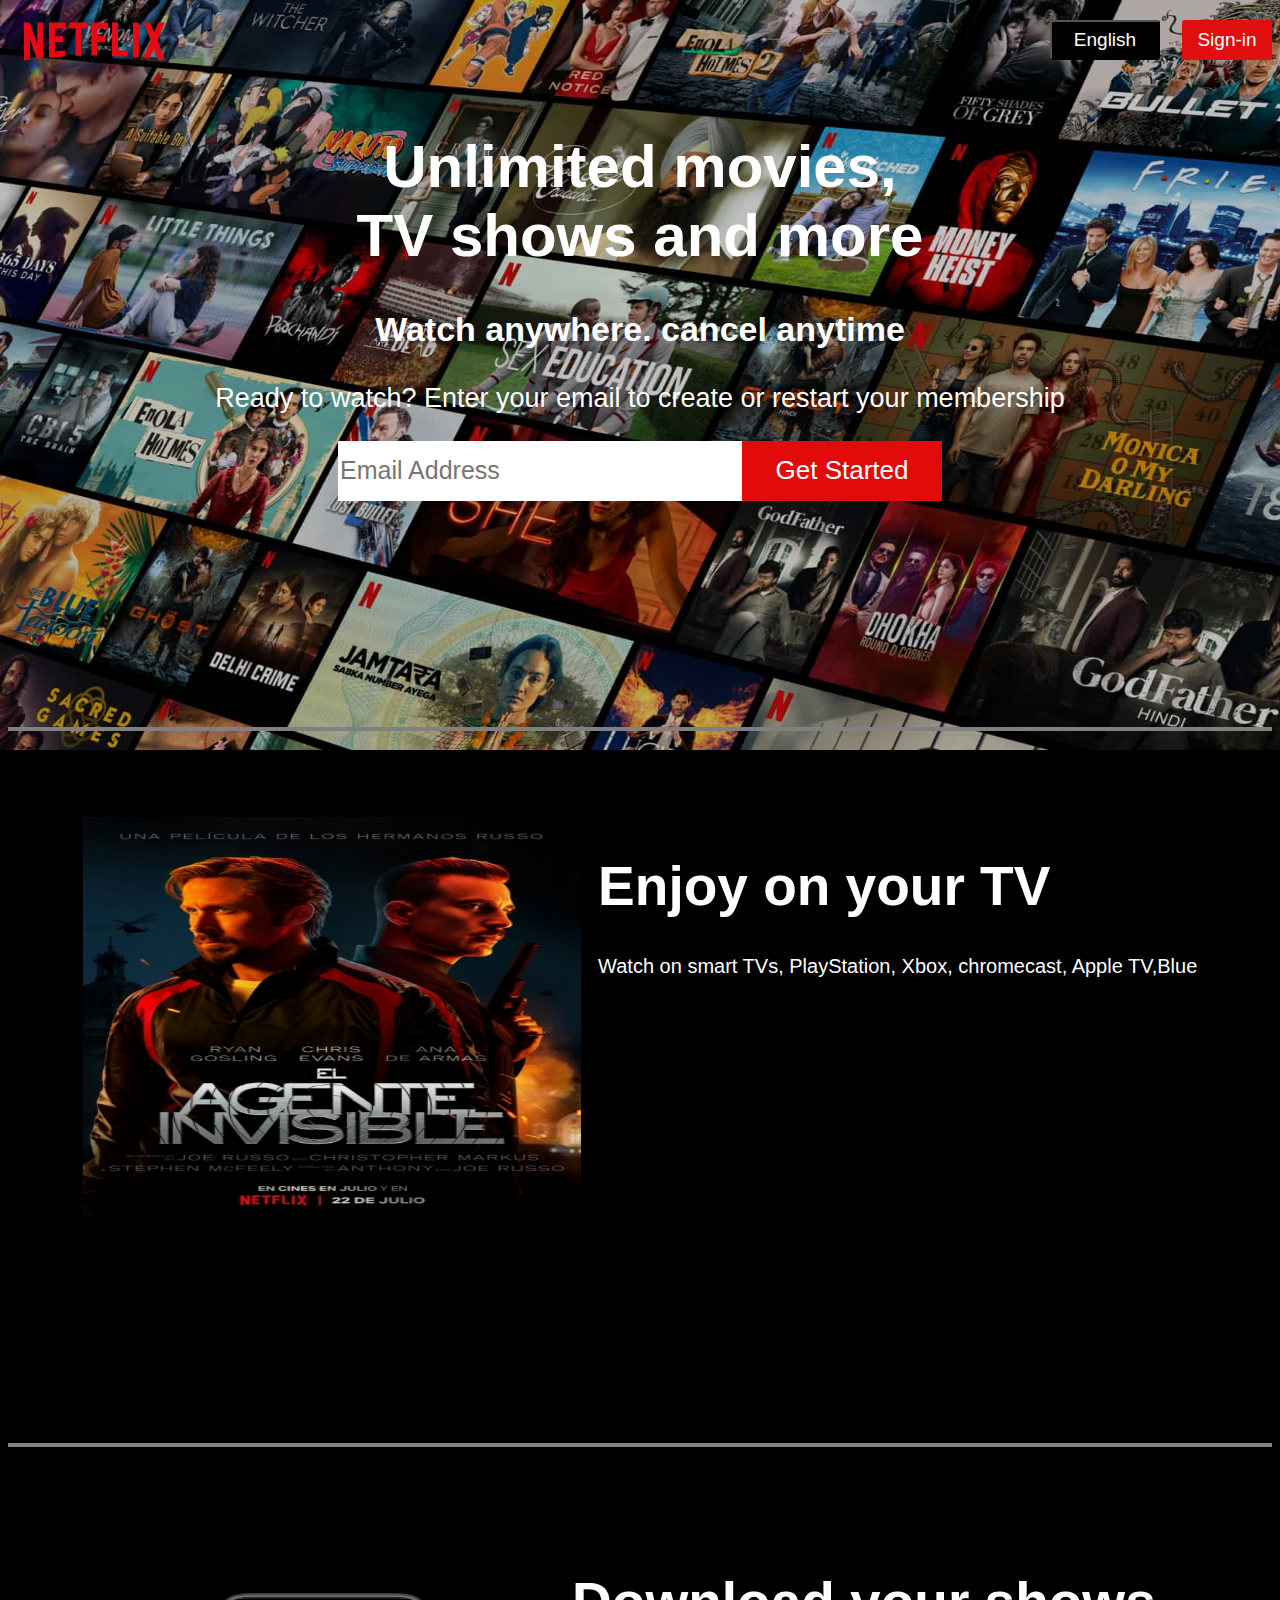
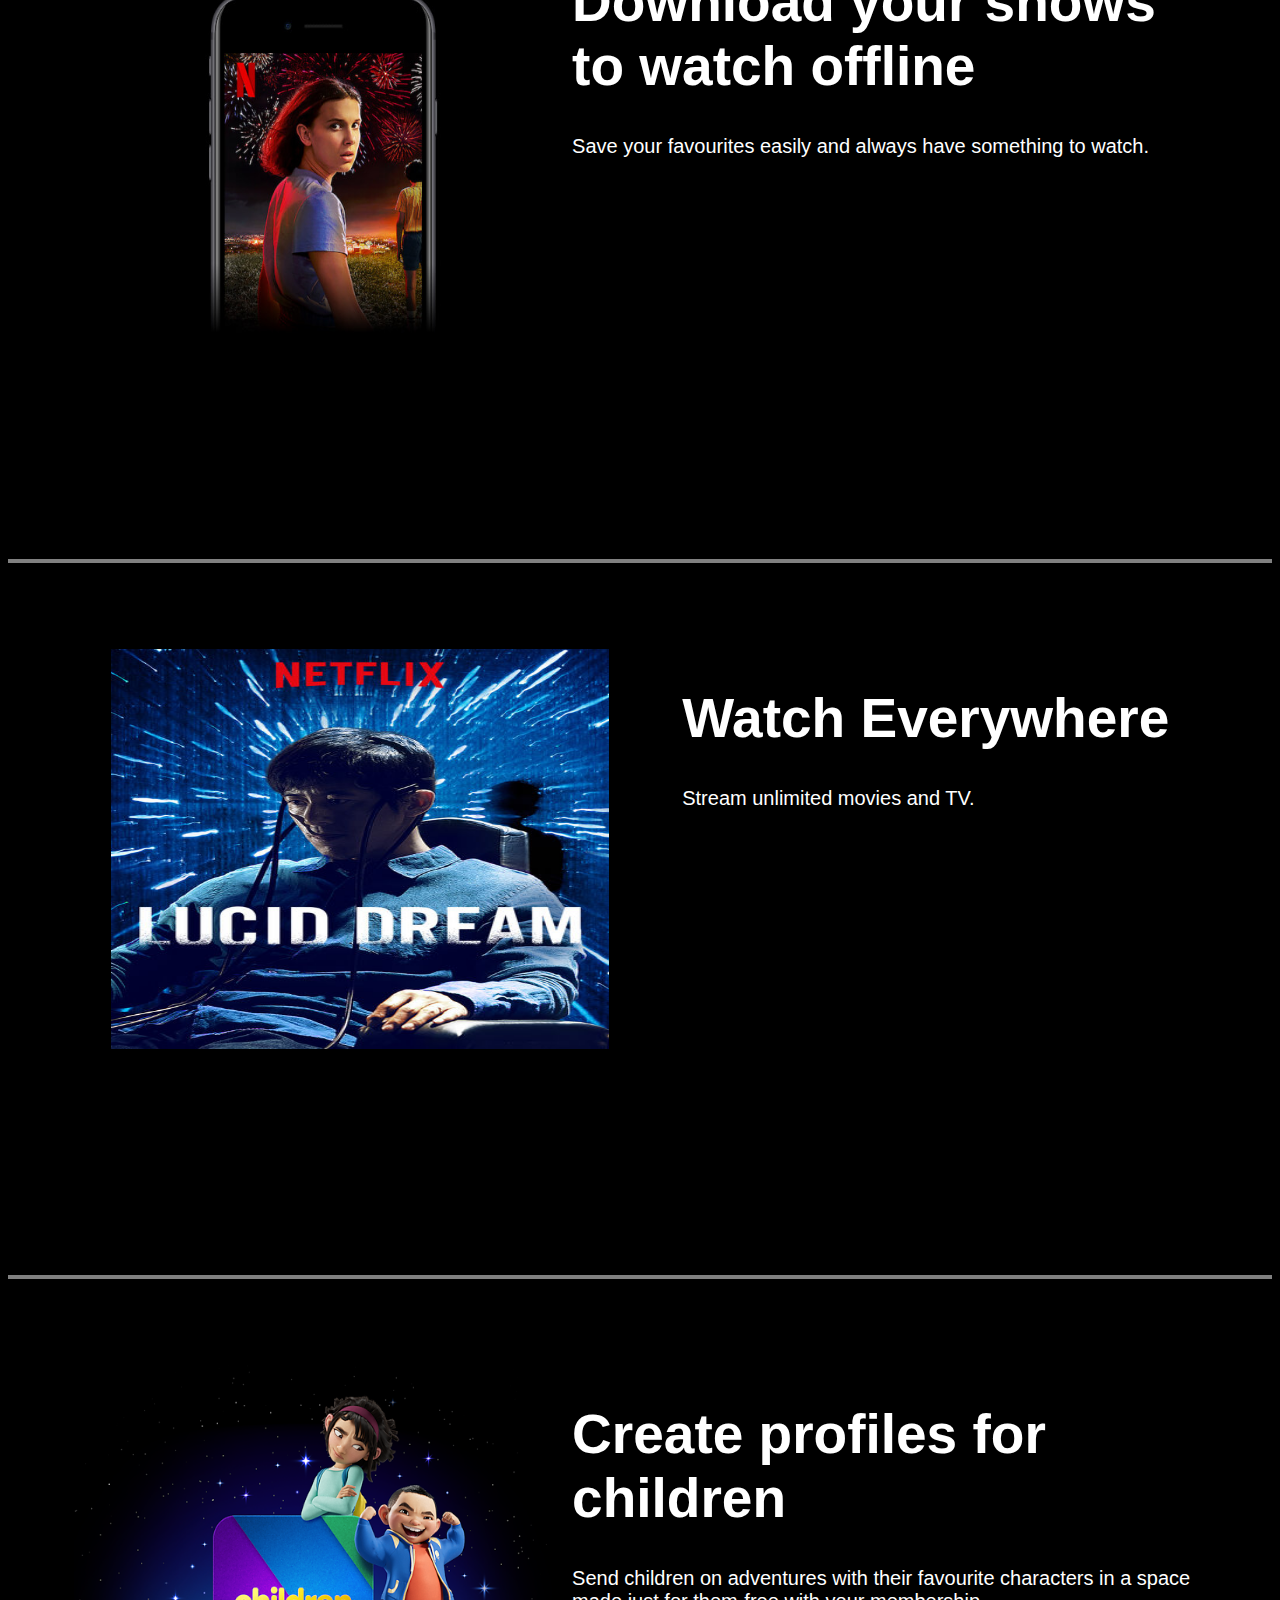
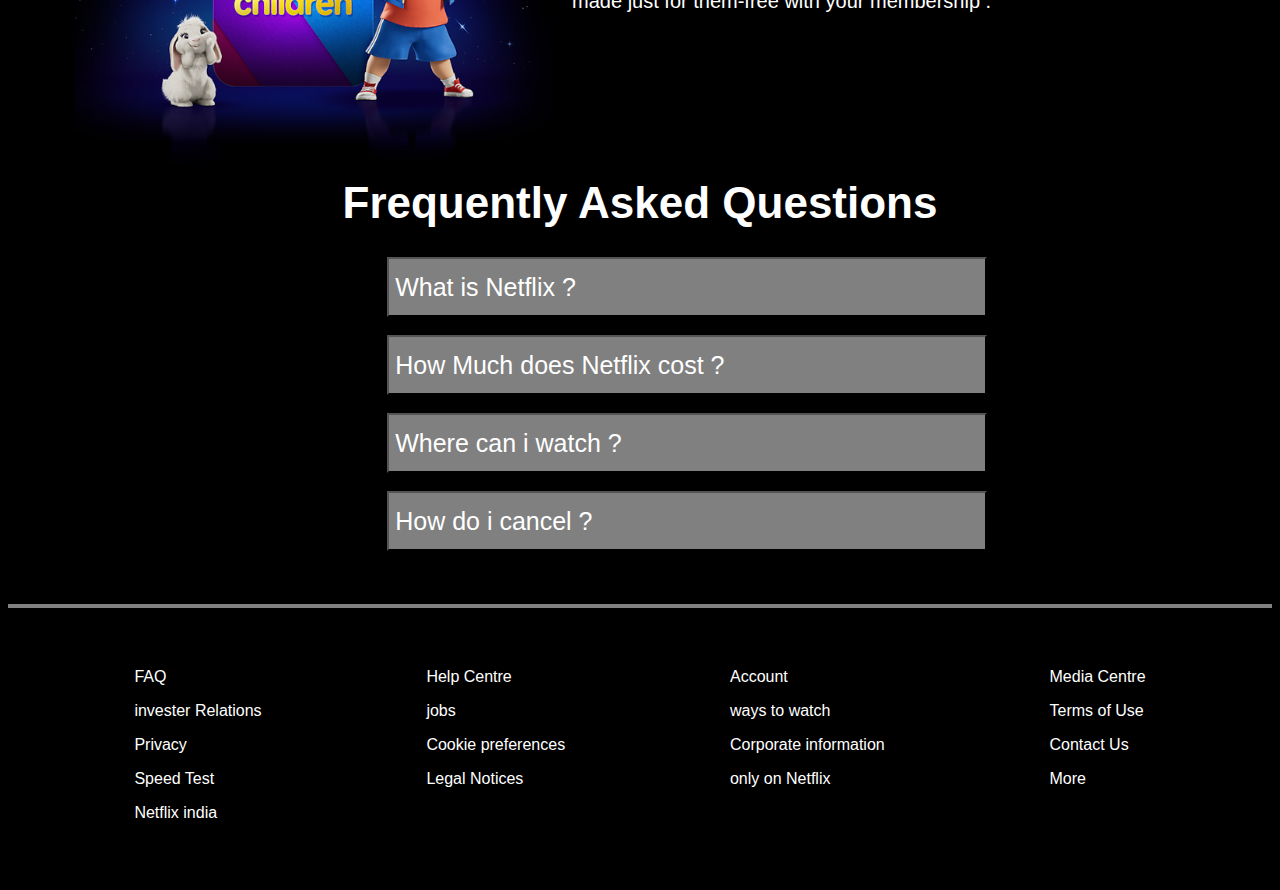
<file: Netflix Homepage/index.html>
<!DOCTYPE html>
<html lang="en">
<head>
    <meta charset="UTF-8">
    <meta name="viewport" content="width=device-width, initial-scale=1.0">
    <title>Netflix Home page</title>
    <link rel="stylesheet" href="style.css">
    <link href="https://fonts.googleapis.com/css2?family=Dancing+Script&family=Jost:ital,wght@0,100;0,200;0,300;0,400;0,500;0,600;0,800;0,900;1,700&family=Poppins:ital,wght@0,300;0,400;0,500;0,600;1,200;1,300&family=Roboto:wght@100&display=swap" rel="stylesheet">
</head>
<body>
    <nav>
        <div class="img">
            <img src=" N4.png" alt="">
        </div>
        <div class="btn">
            <button class="eng">English</button>
            <button class="sign">Sign-in</button>
        </div>
    </nav>
    <div class="main">
        <h1>Unlimited movies,<br> TV shows and more</h1>
        <h3>Watch anywhere. cancel anytime</h3>
        <p>Ready to watch? Enter your email to create or restart your membership</p>
        <div class="input">
            <input type="text" placeholder="Email Address">
            <button>Get Started</button>
        </div>
    </div>


    <div class="first">
        <img src="N5_files/MV5BNWRkZmJlMWQtYjhjYS00ZjgzLWFmMzYtNzgwN2RhNGMzNTNhXkEyXkFqcGdeQXVyMTA3MDk2NDg2._V1_.jpg" alt="">
        <div class="text">
            <h1>Enjoy on your TV</h1>
            <p>Watch on smart TVs, PlayStation, Xbox, chromecast, Apple TV,Blue</p>
        </div>
    </div>
    <div class="first">
        <img src="N1.jpg" alt="">
        <div class="text">
            <h1>Download your shows to watch offline</h1>
            <p>Save your favourites easily and always have something to watch.</p>
        </div>
    </div>
    <div class="first">
        <img src="N6_files/MV5BZTQ5MDRlNmEtMzc2Ny00YTk0LWExNmUtYzNkMjc0NWFkMDFkXkEyXkFqcGdeQXVyNjE1OTQ0NjA@._V1_.jpg" alt="">
        <div class="text">
            <h1>Watch Everywhere</h1>
            <p>Stream unlimited movies and TV.</p>
        </div>
    </div>
    <div class="first">
        <img src="N2.png" alt="">
        <div class="text">
            <h1>Create profiles for children</h1>
            <p>Send children on adventures with their favourite characters in a space made just for them-free with your membership .</p>
        </div>
    </div>

        <div class="buttons">
            <h1>Frequently Asked Questions</h1>
            <button>What is Netflix ?</button><br><br>
            <button>How Much does Netflix cost ?</button><br><br>
            <button>Where can i watch ?</button><br><br>
            <button>How do i cancel ?</button>
        </div>

        <div class="footer">
            <div class="list">
                <p>FAQ</p>
                <p>invester Relations</p>
                <p>Privacy</p>
                <p>Speed Test</p>
                <p>Netflix india</p>
            </div>
            <div class="list">
                <p>Help Centre</p>
                <p>jobs</p>
                <p>Cookie preferences</p>
                <p>Legal Notices</p>
            </div>
            <div class="list">
                <p>Account</p>
                <p>ways to watch</p>
                <p>Corporate information</p>
                <p>only on Netflix</p>
            </div>
            <div class="list">
                <p>Media Centre</p>
                <p>Terms of Use</p>
                <p>Contact Us</p>
                <p>More</p>
                
            </div>
        </div>
        
    
</body>
</html>
</file>
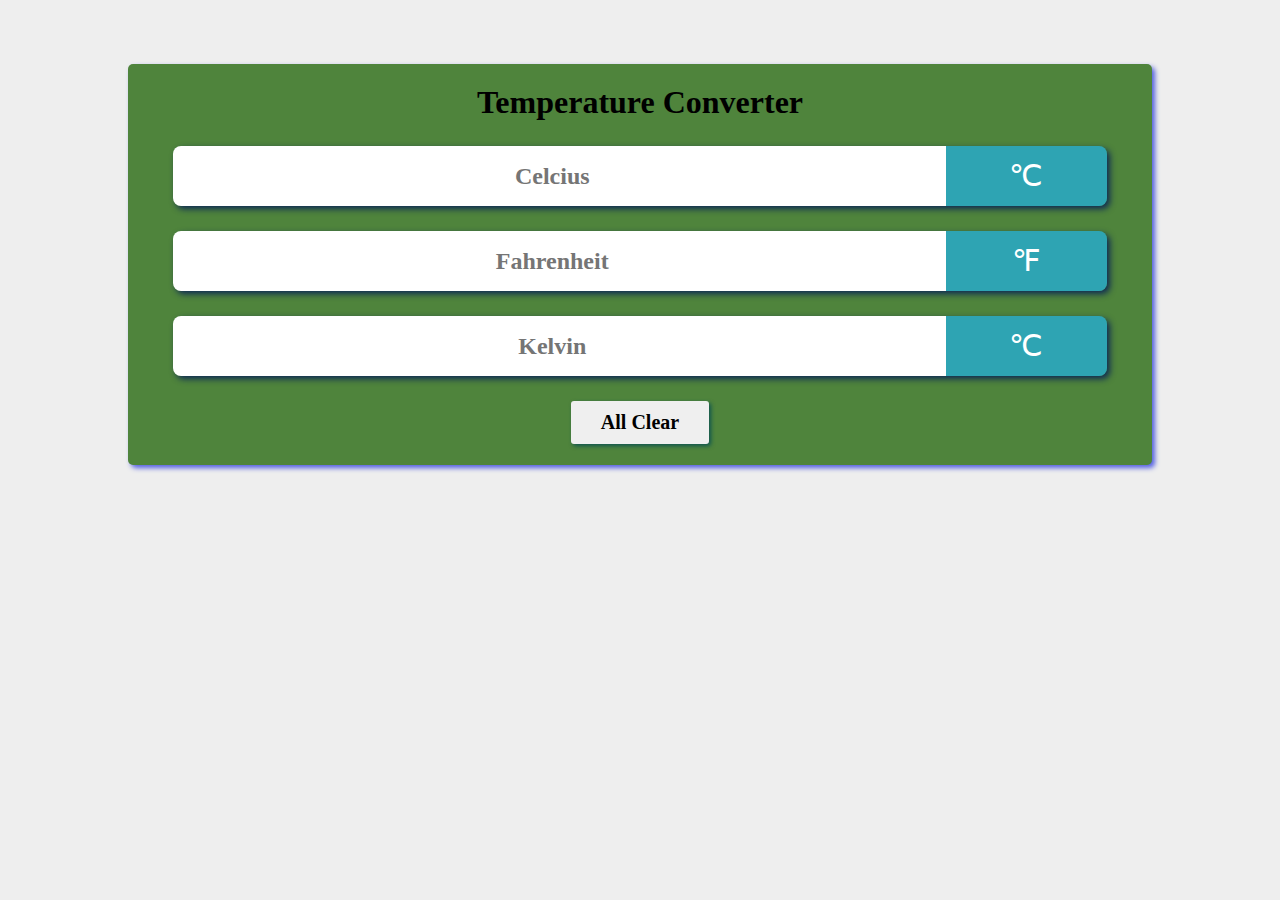
<file: Temp converter/index.html>
<!DOCTYPE html>
<html lang="en">
<head>
    <meta charset="UTF-8">
    <meta name="viewport" content="width=device-width, initial-scale=1.0">
    <title>Temperature Converter</title>
    <link rel="stylesheet" href="style.css">
</head>
<body>
    
    <div id="temperature">
        <h1>Temperature Converter <i class="fa-solid fa-temperature-three-quarters"></i></h1>
        <div id="celcius">
            <input type="number" name="" id="" placeholder="Celcius">
            <span class="icon">&#8451</span>
        </div>
        <div id="fahrenheit">
            <input type="number" name="" id="" placeholder="Fahrenheit">
            <span class="icon">&#8457</span>
        </div>
        <div id="kelvin">
            <input type="number" name="" id="" placeholder="Kelvin">
            <span class="icon">&#8451</span>
        </div>
        <div id="btn-temperature">
            <button>All Clear</button>
        </div>
    </div>
    <script src="script.js"></script>
</body>
</html>
</file>
<file: Netflix Homepage/style.css>
body {
    background-image: url(N3.jpg);
    background-size: 1550px 750px;
    background-repeat: no-repeat;
    background-color: black;
    color: white;
    font-family: 'mulish', sans-serif;
}
nav {
    display: flex;
    justify-content: center;
    justify-content: space-around;
}
nav .img img{
    width: 17%;
    margin-top: -18px;
}
nav .btn{
    display: flex;
    margin-top: 12px;
}
.btn .eng{
    width: 110px;
    height: 40px;
    background-color: black;
    color: white;
    font-size: 19px;
    border-radius: 2px solid white;
    border-radius: 3px;
    margin-left: 43px;
}
.btn .sign{
    width: 90px;
    height: 40px;
    background-color: rgb(224, 16, 16);
    color: white;
    font-size: 19px;
    border-radius: 3px;
    border: none;
}
.btn .eng{
    margin-inline: 22px ;
}
.btn .eng:hover {
    background-color: transparent;
}
.btn .sign:hover {
    background-color: transparent;
    border:3px solid red;
}
.main {
    text-align: center;
}
.main h1{
    font-size: 60px;
    font-family: 'mukta', sans-serif;
}
.main h3{
    font-size: 34px;
}
.main p{
    font-size: 27px;
}
.input {
    display: flex;
    justify-content: center;
}
.input input{
    width: 400px;
    height:58px;
    border: none;
    font-size: 25px;
}
.input button{
    width: 200px;
    height: 60px;
    background-color: rgb(225, 11, 11);
    color: white;
    font-size: 26px;
    border: none;
}
.first {
    display: flex;
    justify-content: center;
    justify-content: space-around;
    margin-top: 226px;
    padding: 66px;
    padding-bottom: 0px;
    padding-top: 86px;
    border-top: 4px solid gray;
}
.first h1{
    font-size: 55px;
}
.first p{
    font-size: 20px ;
}
.first img {
    width: 44%;
    height: 400px;
}
.buttons h1{
    text-align: center;
    margin-top: 13px;
    font-size: 44px;
}
.buttons button{
    width: 600px;
    height: 60px;
    background-color: gray;
    color: white;
    font-size: 25px;
    margin-left: 30%;
    text-align: left;
    
}
.footer {
    display: flex;
    justify-content: center;
    justify-content: space-around;
    padding: 44px;
    border-top: 4px solid gray;
    margin-top: 53px;
}
</file>
<file: Temp converter/style.css>
*{
    margin: 0;
    padding: 0;
    box-sizing: border-box;
    font-family: 'monoscope';
    text-decoration: none;
}
body{
    background-color: #EEEEEE;
    margin:5% 10%;
    text-align: center;
}
#nav{
    background-color: #6e0a50;
    border-radius: 5px;
}
#nav ul{
    display: flex;
    justify-content: space-around;
}
#nav ul li{
    list-style: none;
    font-size: 20px;
    padding: 18px;
    color: lightpink;
    font-weight: 600;
    border-radius: 5px;
}
#nav ul li:hover{
    background-color:rgb(207, 140, 195);
}
.active{
    background-color: rgb(207, 140, 195);
}
#nav ul li a{
    color: white;
}

#temperature{
    background-color:#4f843c;;
    padding: 2%;
    border-radius: 5px;
    box-shadow:3px 3px 5px #525FE1;
}
#celcius,#fahrenheit,#kelvin{
    display: flex;
    justify-content: center;
    align-items: center;
    margin: 25px ;
    box-shadow:3px 3px 6px #0E2954;
    border-radius: 8px;
}
#temperature input{
    flex: 5;
    height: 60px;
    font-weight: 600;
    text-align: center;
    border: none;
    outline: none;
    border-radius: 8px 0 0 8px;
    padding: 0 10px;
    font-size: 24px;
}
.icon{
    flex: 1;
    height: 60px;
    line-height: 60px;
    padding: 0 5px;
    text-align: center;
    font-size: 30px;
    background-color:#2ea4b3;
    color: white;
    border-radius: 0 8px 8px 0;
}
#btn-temperature{
    margin-top: 25px;
    text-align: center;
}
#btn-temperature button{
    border: none;
    outline: none;
    padding: 10px 30px;
    font-size: 20px;
    font-weight: 600;
    border-radius: 3px;
    cursor: pointer;
    transition: 0.3s;
    box-shadow: 2px 2px 4px #0e544f;
}
#btn-temperature button:hover{
    background:#20b5a1;
    color: white;
}
</file>
